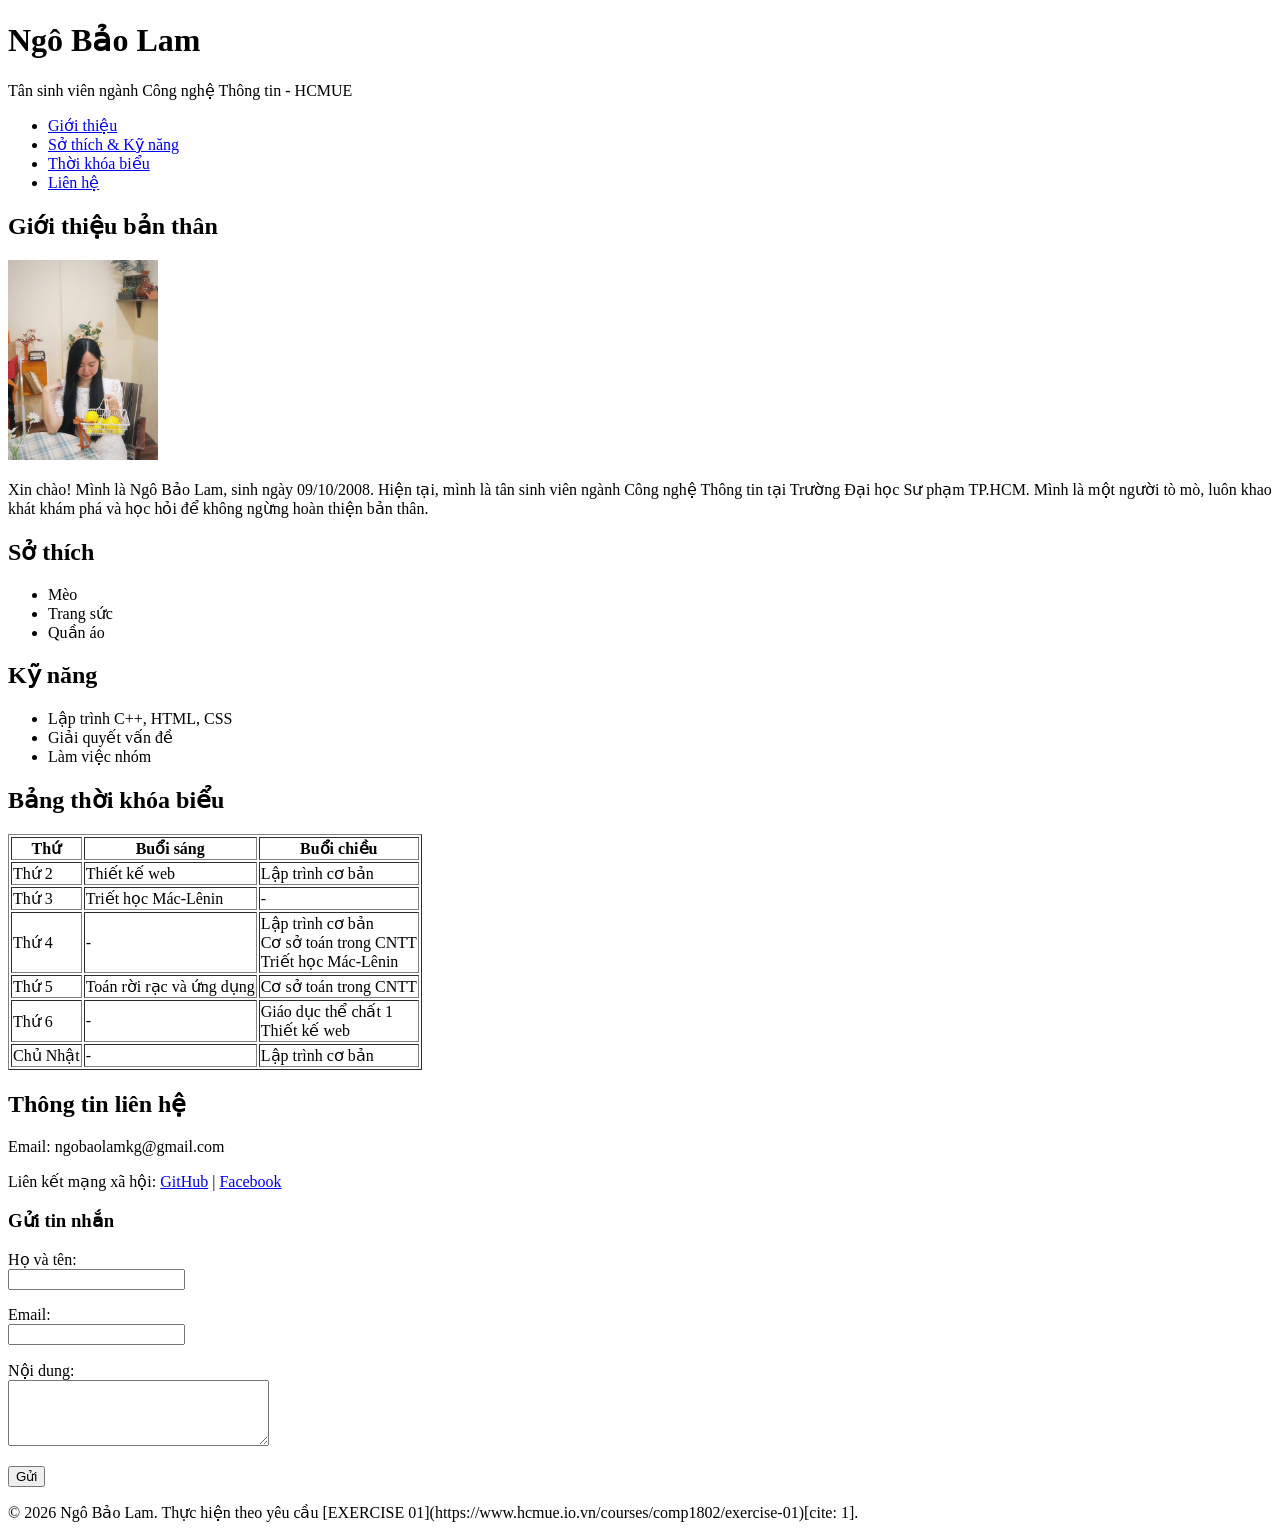
<file: cv cá nhân không dùng css/index.html>
<!DOCTYPE html>
<html lang="vi">
<head>
    <meta charset="UTF-8">
    <title>Trang giới thiệu cá nhân - Ngô Bảo Lam</title>
</head>
<body>

    <!-- 1. Header -->
    <header>
        <h1>Ngô Bảo Lam</h1>
        <p>Tân sinh viên ngành Công nghệ Thông tin - HCMUE</p>
    </header>

    <!-- 2. Navigation -->
    <nav>
        <ul>
            <li><a href="#gioi-thieu">Giới thiệu</a></li>
            <li><a href="#so-thich-ky-nang">Sở thích & Kỹ năng</a></li>
            <li><a href="#thoi-khoa-bieu">Thời khóa biểu</a></li>
            <li><a href="#lien-he">Liên hệ</a></li>
        </ul>
    </nav>

    <!-- 3. Main Content -->
    <main>
        <!-- Giới thiệu ngắn & Ảnh đại diện -->
        <section id="gioi-thieu">
            <article>
                <h2>Giới thiệu bản thân</h2>
                <img src="avatar.jpg" alt="Ảnh đại diện Ngô Bảo Lam" width="150">
                <p>Xin chào! Mình là Ngô Bảo Lam, sinh ngày 09/10/2008. Hiện tại, mình là tân sinh viên ngành Công nghệ Thông tin tại Trường Đại học Sư phạm TP.HCM. Mình là một người tò mò, luôn khao khát khám phá và học hỏi để không ngừng hoàn thiện bản thân.</p>
            </article>
        </section>

        <!-- Sở thích và Kỹ năng -->
        <section id="so-thich-ky-nang">
            <article>
                <h2>Sở thích</h2>
                <ul>
                    <li>Mèo</li>
                    <li>Trang sức</li>
                    <li>Quần áo</li>
                </ul>

                <h2>Kỹ năng</h2>
                <ul>
                    <li>Lập trình C++, HTML, CSS</li>
                    <li>Giải quyết vấn đề</li>
                    <li>Làm việc nhóm</li>
                </ul>
            </article>
        </section>

        <!-- Bảng thời khóa biểu -->
        <section id="thoi-khoa-bieu">
            <article>
                <h2>Bảng thời khóa biểu</h2>
                <table border="1">
                    <thead>
                        <tr>
                            <th>Thứ</th>
                            <th>Buổi sáng</th>
                            <th>Buổi chiều</th>
                        </tr>
                    </thead>
                    <tbody>
                        <tr>
                            <td>Thứ 2</td>
                            <td>Thiết kế web</td>
                            <td>Lập trình cơ bản</td>
                        </tr>
                        <tr>
                            <td>Thứ 3</td>
                            <td>Triết học Mác-Lênin</td>
                            <td>-</td>
                        </tr>
                        <tr>
                            <td>Thứ 4</td>
                            <td>-</td>
                            <td>
                                Lập trình cơ bản<br>
                                Cơ sở toán trong CNTT<br>
                                Triết học Mác-Lênin
                            </td>
                        </tr>
                        <tr>
                            <td>Thứ 5</td>
                            <td>Toán rời rạc và ứng dụng</td>
                            <td>Cơ sở toán trong CNTT</td>
                        </tr>
                        <tr>
                            <td>Thứ 6</td>
                            <td>-</td>
                            <td>
                                Giáo dục thể chất 1<br>
                                Thiết kế web
                            </td>
                        </tr>
                        <tr>
                            <td>Chủ Nhật</td>
                            <td>-</td>
                            <td>Lập trình cơ bản</td>
                        </tr>
                    </tbody>
                </table>
            </article>
        </section>

        <!-- Liên hệ & Form -->
        <section id="lien-he">
            <article>
                <h2>Thông tin liên hệ</h2>
                <p>Email: ngobaolamkg@gmail.com</p>
                <p>
                    Liên kết mạng xã hội: 
                    <a href="https://github.com/ngobaolamkg-collab" target="_blank">GitHub</a> | 
                    <a href="https://facebook.com" target="_blank">Facebook</a>
                </p>

                <h3>Gửi tin nhắn</h3>
                <form action="#" method="post">
                    <p>
                        <label for="name">Họ và tên:</label><br>
                        <input type="text" id="name" name="name" required>
                    </p>
                    <p>
                        <label for="email">Email:</label><br>
                        <input type="email" id="email" name="email" required>
                    </p>
                    <p>
                        <label for="message">Nội dung:</label><br>
                        <textarea id="message" name="message" rows="4" cols="30"></textarea>
                    </p>
                    <p>
                        <button type="submit">Gửi</button>
                    </p>
                </form>
            </article>
        </section>
    </main>

    <!-- 4. Footer -->
    <footer>
        <p>&copy; 2026 Ngô Bảo Lam. Thực hiện theo yêu cầu [EXERCISE 01](https://www.hcmue.io.vn/courses/comp1802/exercise-01)[cite: 1].</p>
    </footer>

</body>
</html>
</file>
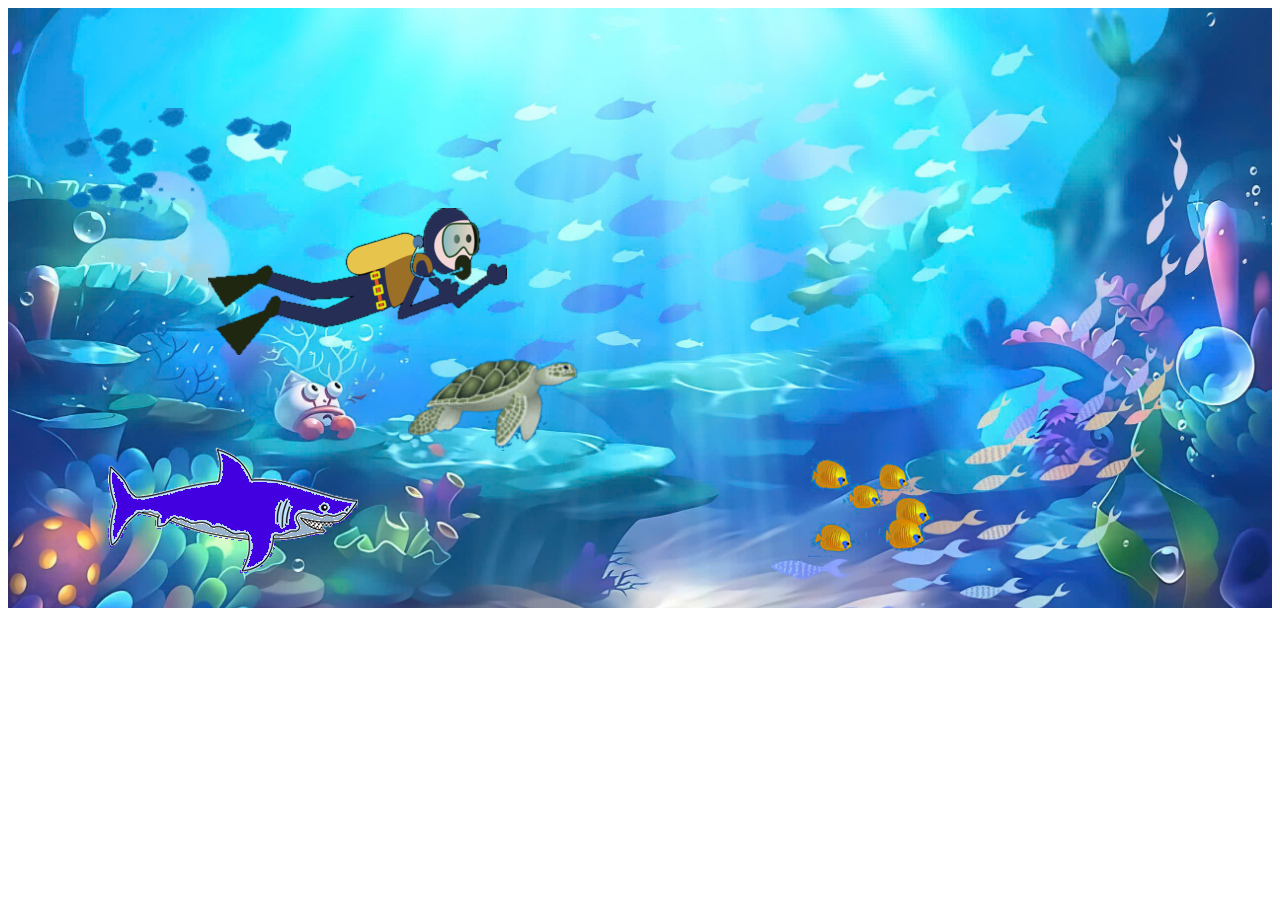
<file: baitaphoca/ho_ca.html>
<!DOCTYPE html>
<html>
<head>
    <meta charset="utf-8">
    <title>Hồ cá vui nhộn</title>
    <link rel="stylesheet" href="my_style.css">
</head>
<body>
    <div id="content">
        <!-- Cá mập -->
        <div id="shark">
            <img src="shark.png" width="auto" height="auto">
        </div>

        <!-- Rùa -->
        <div id="turtle">
            <img src="turtle.png" width="auto" height="auto">
        </div>

        <!-- Thợ lặn -->
        <div id="diver">
            <img src="diver1.png" width="auto" height="auto">
        </div>

        <!-- Đàn cá nhỏ -->
        <div id="faint-school">
            <img src="faintSchool.png" width="auto" height="auto">
        </div>

        <!-- Đàn cá vàng -->
        <div id="gold-fish">
            <img src="goldFishSchool.png" width="auto" height="auto">
        </div>
    </div>
</body>
</html>
</file>
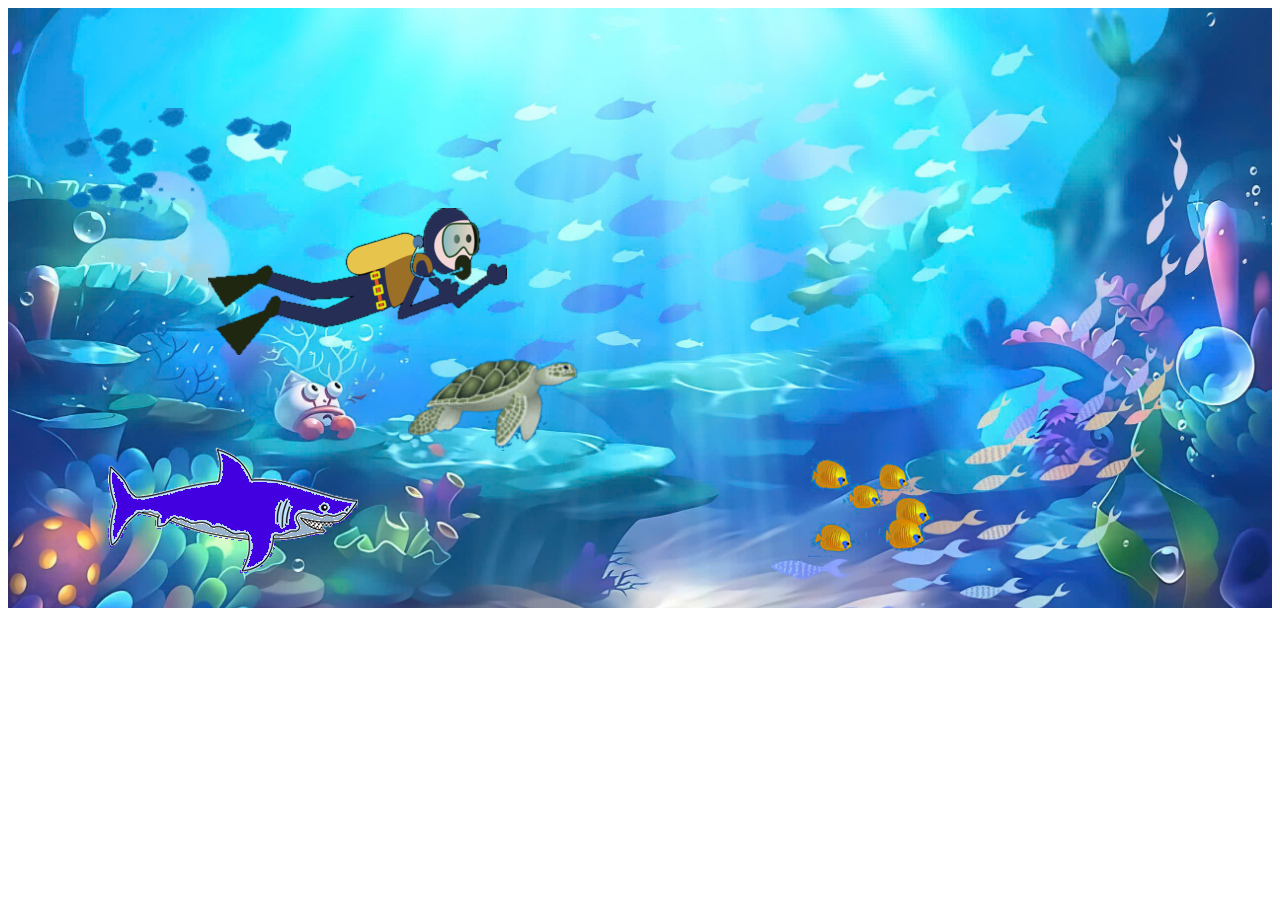
<file: baitaphoca/hoca.html>
<!DOCTYPE html>
<html>
<head>
    <meta charset="utf-8">
    <title>Hồ cá vui nhộn</title>
    <link rel="stylesheet" href="my_style.css">
</head>
<body>
    <div id="content">
        <!-- Cá mập -->
        <div id="shark">
            <img src="shark.png" width="auto" height="auto">
        </div>

        <!-- Rùa -->
        <div id="turtle">
            <img src="turtle.png" width="auto" height="auto">
        </div>

        <!-- Thợ lặn -->
        <div id="diver">
            <img src="diver1.png" width="auto" height="auto">
        </div>

        <!-- Đàn cá nhỏ -->
        <div id="faint-school">
            <img src="faintSchool.png" width="auto" height="auto">
        </div>

        <!-- Đàn cá vàng -->
        <div id="gold-fish">
            <img src="goldFishSchool.png" width="auto" height="auto">
        </div>
    </div>
</body>
</html>
</file>
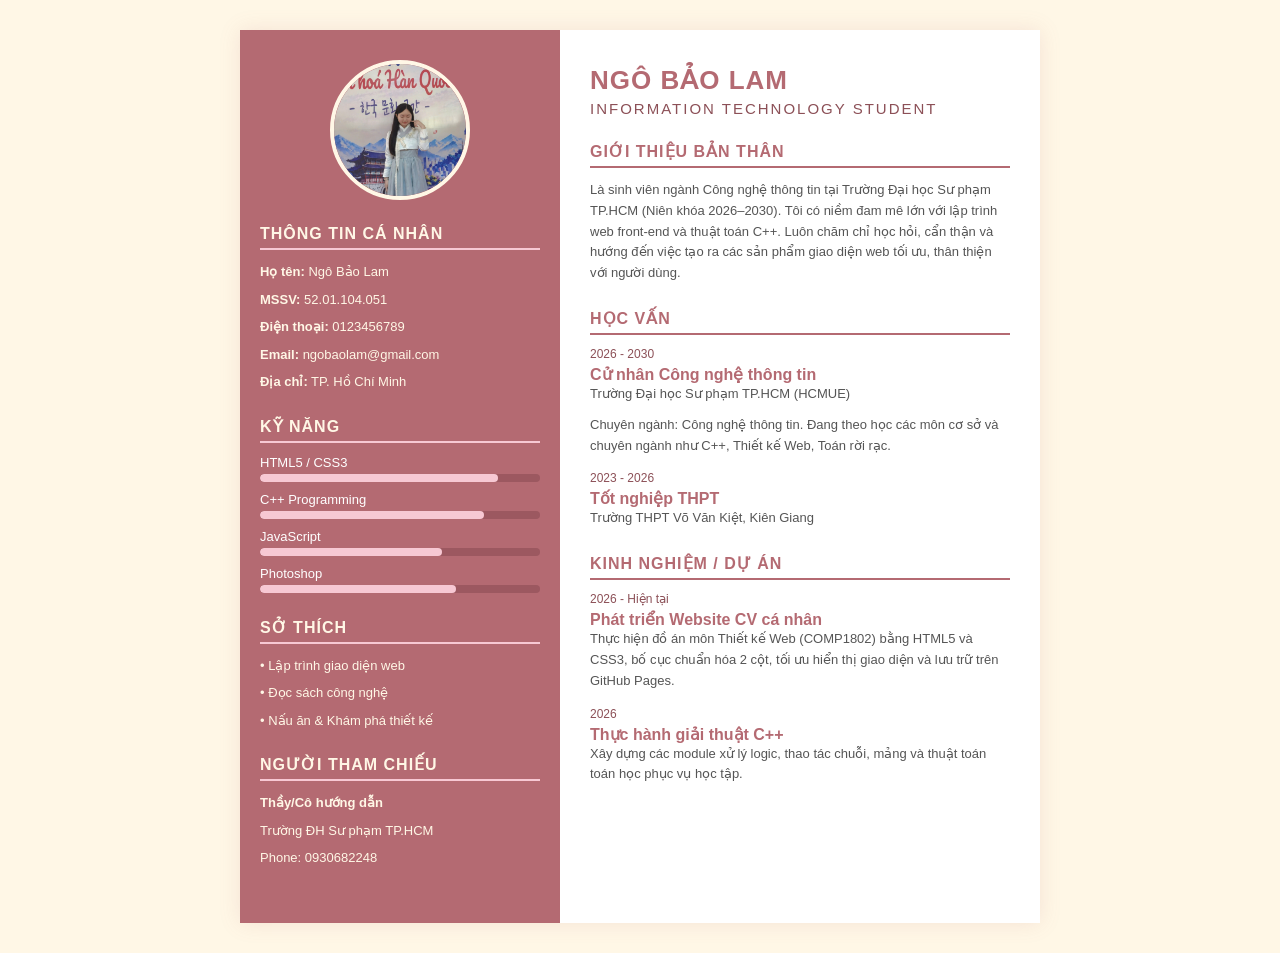
<file: cv cá nhân/Untitled-1.html>
<!DOCTYPE html>
<html lang="vi">
<head>
    <meta charset="UTF-8">
    <meta name="viewport" content="width=device-width, initial-scale=1.0">
    <title>CV Cá Nhân - Ngô Bảo Lam</title>
    <style>
        * {
            margin: 0;
            padding: 0;
            box-sizing: border-box;
            font-family: 'Segoe UI', Tahoma, Geneva, Verdana, sans-serif;
        }

        body {
            background-color: #FFF7E6; /* Vanilla Cream background */
            display: flex;
            justify-content: center;
            padding: 30px 0;
        }

        .cv-container {
            width: 800px;
            background: #ffffff;
            display: flex;
            box-shadow: 0 0 20px rgba(180, 106, 114, 0.15);
        }

        /* CỘT TRÁI (40%) - Tone Rosewood */
        .cv-left {
            width: 40%;
            background-color: #B46A72; /* Rosewood */
            color: #ffffff;
            padding: 30px 20px;
        }

        .profile-img-container {
            width: 140px;
            height: 140px;
            border-radius: 50%;
            background-color: #F7C8D3; /* Blush Petal */
            margin: 0 auto 25px auto;
            overflow: hidden;
            border: 4px solid #FFF7E6;
        }

        .profile-img-container img {
            width: 100%;
            height: 100%;
            object-fit: cover;
        }

        .cv-left section {
            margin-bottom: 25px;
        }

        .cv-left h3 {
            font-size: 16px;
            text-transform: uppercase;
            border-bottom: 2px solid #F7C8D3; /* Blush Petal */
            padding-bottom: 5px;
            margin-bottom: 12px;
            letter-spacing: 1px;
            color: #FFF7E6;
        }

        .cv-left p, .cv-left li {
            font-size: 13px;
            line-height: 1.5;
            color: #FFF7E6;
            list-style: none;
            margin-bottom: 8px;
        }

        /* Thanh tiến độ kỹ năng */
        .skill-item {
            margin-bottom: 10px;
        }

        .skill-name {
            font-size: 13px;
            margin-bottom: 4px;
        }

        .skill-bar {
            width: 100%;
            height: 8px;
            background-color: #9c5860;
            border-radius: 4px;
            overflow: hidden;
        }

        .skill-progress {
            height: 100%;
            background-color: #F7C8D3; /* Blush Petal */
            border-radius: 4px;
        }

        /* CỘT PHẢI (60%) */
        .cv-right {
            width: 60%;
            background-color: #ffffff;
            color: #333333;
            padding: 35px 30px;
        }

        .header-name {
            margin-bottom: 25px;
        }

        .header-name h1 {
            font-size: 26px;
            text-transform: uppercase;
            color: #B46A72; /* Rosewood */
            letter-spacing: 1px;
        }

        .header-name h2 {
            font-size: 15px;
            color: #8c5057;
            font-weight: 500;
            margin-top: 4px;
            text-transform: uppercase;
            letter-spacing: 2px;
        }

        .cv-right section {
            margin-bottom: 25px;
        }

        .cv-right h3 {
            font-size: 16px;
            text-transform: uppercase;
            border-bottom: 2px solid #B46A72; /* Rosewood */
            padding-bottom: 5px;
            margin-bottom: 12px;
            color: #B46A72;
            letter-spacing: 1px;
        }

        .cv-right p, .cv-right li {
            font-size: 13px;
            line-height: 1.6;
            color: #555555;
            margin-bottom: 10px;
        }

        .experience-item, .education-item {
            margin-bottom: 15px;
        }

        .item-title {
            font-weight: bold;
            color: #B46A72;
        }

        .item-time {
            font-size: 12px;
            color: #8c5057;
            margin-bottom: 4px;
        }
    </style>
</head>
<body>

    <div class="cv-container">
        <!-- CỘT TRÁI -->
        <div class="cv-left">
            <div class="profile-img-container">
                <img src="avatar_1.jpg" alt="Ảnh đại diện của Ngô Bảo Lam">
            </div>

            <section>
                <h3>Thông tin cá nhân</h3>
                <p><strong>Họ tên:</strong> Ngô Bảo Lam</p>
                <p><strong>MSSV:</strong> 52.01.104.051</p>
                <p><strong>Điện thoại:</strong> 0123456789</p>
                <p><strong>Email:</strong> ngobaolam@gmail.com</p>
                <p><strong>Địa chỉ:</strong> TP. Hồ Chí Minh</p>
            </section>

            <section>
                <h3>Kỹ năng</h3>
                <div class="skill-item">
                    <div class="skill-name">HTML5 / CSS3</div>
                    <div class="skill-bar"><div class="skill-progress" style="width: 85%;"></div></div>
                </div>
                <div class="skill-item">
                    <div class="skill-name">C++ Programming</div>
                    <div class="skill-bar"><div class="skill-progress" style="width: 80%;"></div></div>
                </div>
                <div class="skill-item">
                    <div class="skill-name">JavaScript</div>
                    <div class="skill-bar"><div class="skill-progress" style="width: 65%;"></div></div>
                </div>
                <div class="skill-item">
                    <div class="skill-name">Photoshop</div>
                    <div class="skill-bar"><div class="skill-progress" style="width: 70%;"></div></div>
                </div>
            </section>

            <section>
                <h3>Sở thích</h3>
                <p>• Lập trình giao diện web</p>
                <p>• Đọc sách công nghệ</p>
                <p>• Nấu ăn & Khám phá thiết kế</p>
            </section>

            <section>
                <h3>Người tham chiếu</h3>
                <p><strong>Thầy/Cô hướng dẫn</strong></p>
                <p>Trường ĐH Sư phạm TP.HCM</p>
                <p>Phone: 0930682248</p>
            </section>
        </div>

        <!-- CỘT PHẢI -->
        <div class="cv-right">
            <div class="header-name">
                <h1>Ngô Bảo Lam</h1>
                <h2>Information Technology Student</h2>
            </div>

            <section>
                <h3>Giới thiệu bản thân</h3>
                <p>Là sinh viên ngành Công nghệ thông tin tại Trường Đại học Sư phạm TP.HCM (Niên khóa 2026–2030). Tôi có niềm đam mê lớn với lập trình web front-end và thuật toán C++. Luôn chăm chỉ học hỏi, cẩn thận và hướng đến việc tạo ra các sản phẩm giao diện web tối ưu, thân thiện với người dùng.</p>
            </section>

            <section>
                <h3>Học vấn</h3>
                <div class="education-item">
                    <div class="item-time">2026 - 2030</div>
                    <div class="item-title">Cử nhân Công nghệ thông tin</div>
                    <p>Trường Đại học Sư phạm TP.HCM (HCMUE)</p>
                    <p>Chuyên ngành: Công nghệ thông tin. Đang theo học các môn cơ sở và chuyên ngành như C++, Thiết kế Web, Toán rời rạc.</p>
                </div>
                <div class="education-item">
                    <div class="item-time">2023 - 2026</div>
                    <div class="item-title">Tốt nghiệp THPT</div>
                    <p>Trường THPT Võ Văn Kiệt, Kiên Giang</p>
                </div>
            </section>

            <section>
                <h3>Kinh nghiệm / Dự án</h3>
                <div class="experience-item">
                    <div class="item-time">2026 - Hiện tại</div>
                    <div class="item-title">Phát triển Website CV cá nhân</div>
                    <p>Thực hiện đồ án môn Thiết kế Web (COMP1802) bằng HTML5 và CSS3, bố cục chuẩn hóa 2 cột, tối ưu hiển thị giao diện và lưu trữ trên GitHub Pages.</p>
                </div>
                <div class="experience-item">
                    <div class="item-time">2026</div>
                    <div class="item-title">Thực hành giải thuật C++</div>
                    <p>Xây dựng các module xử lý logic, thao tác chuỗi, mảng và thuật toán toán học phục vụ học tập.</p>
                </div>
            </section>
        </div>
    </div>

</body>
</html>
</file>
<file: baitaphoca/my_style.css>
/* Khung nền hồ cá ghép hình đại dương */
#content {
    position: relative;
    width: 100%;
    height: 600px;
    background-image: url('bg.jpg');
    background-size: cover;          
    background-position: center;     
    background-repeat: no-repeat;    
    overflow: hidden;
}

/* --- CÁ MẬP --- */
#shark {
    position: absolute;
    left: 100px;
    top: 400px;
    animation-name: Shark;
    animation-duration: 10s;
    animation-timing-function: linear;
    animation-iteration-count: infinite;
}

@keyframes Shark {
    0%   { left: 100px; top: 400px; }
    20%  { left: 300px; top: 400px; }
    40%  { left: 500px; top: 300px; }
    50%  { left: 500px; top: 300px; transform: scaleX(-1); }
    60%  { left: 600px; top: 100px; }
    80%  { left: 500px; top: 200px; }
    100% { left: 100px; top: 400px; transform: scaleX(-1); }
}

/* --- RÙA --- */
#turtle {
    position: absolute;
    left: 400px;
    top: 350px;
    animation: TurtleMove 12s linear infinite;
}

@keyframes TurtleMove {
    0%   { left: 400px; top: 350px; }
    50%  { left: 700px; top: 250px; }
    100% { left: 400px; top: 350px; transform: scaleX(-1); }
}

/* --- THỢ LẶN --- */
#diver {
    position: absolute;
    left: 200px;
    top: 200px;
    animation: DiverMove 15s linear infinite;
}

@keyframes DiverMove {
    0%   { left: 200px; top: 200px; }
    50%  { left: 600px; top: 150px; }
    100% { left: 200px; top: 200px; }
}

/* --- ĐÀN CÁ BƠI NGANG --- */
#faint-school {
    position: absolute;
    left: 50px;
    top: 100px;
    animation: SwimAcross 8s linear infinite;
}

#gold-fish {
    position: absolute;
    left: 800px;
    top: 450px;
    animation: SwimBack 10s linear infinite;
}

@keyframes SwimAcross {
    0%   { left: -150px; top: 100px; }
    100% { left: 1050px; top: 150px; }
}

@keyframes SwimBack {
    0%   { left: 1050px; top: 450px; transform: scaleX(-1); }
    100% { left: -150px; top: 400px; transform: scaleX(-1); }
}
</file>
